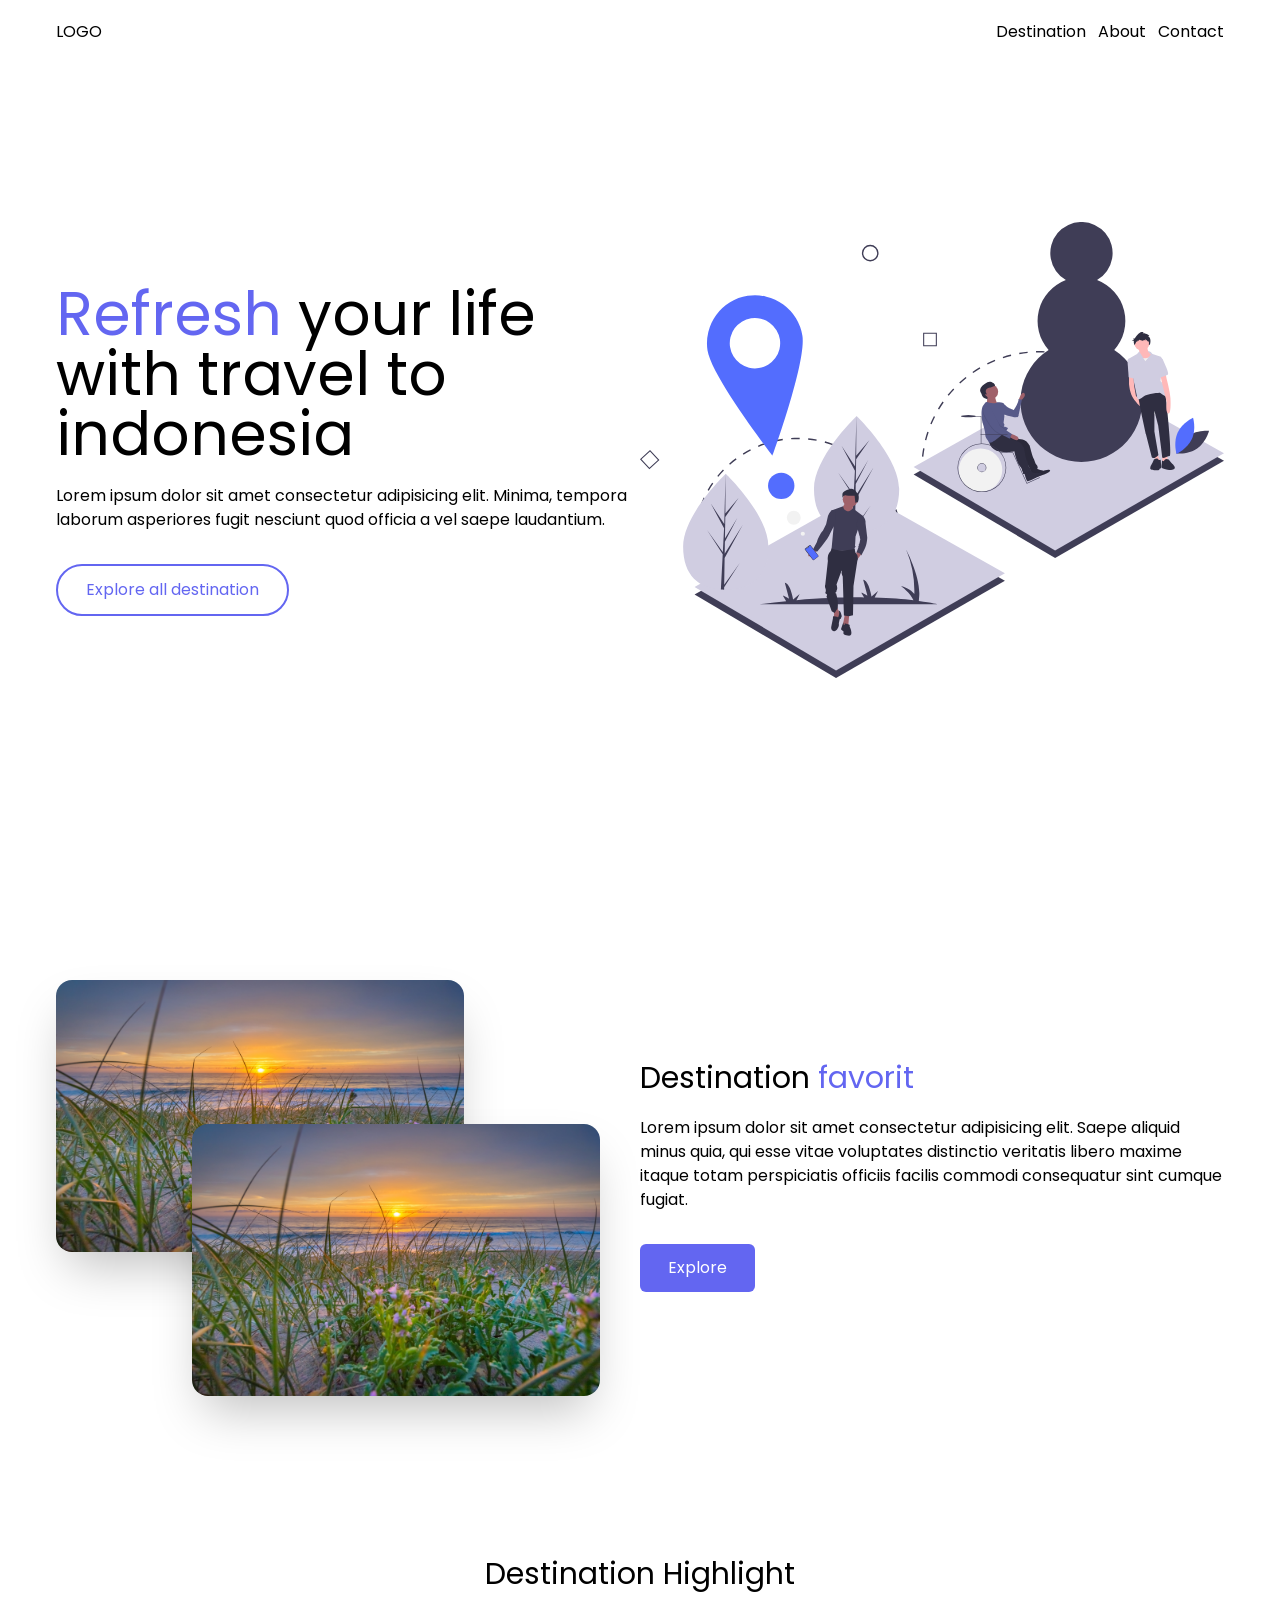
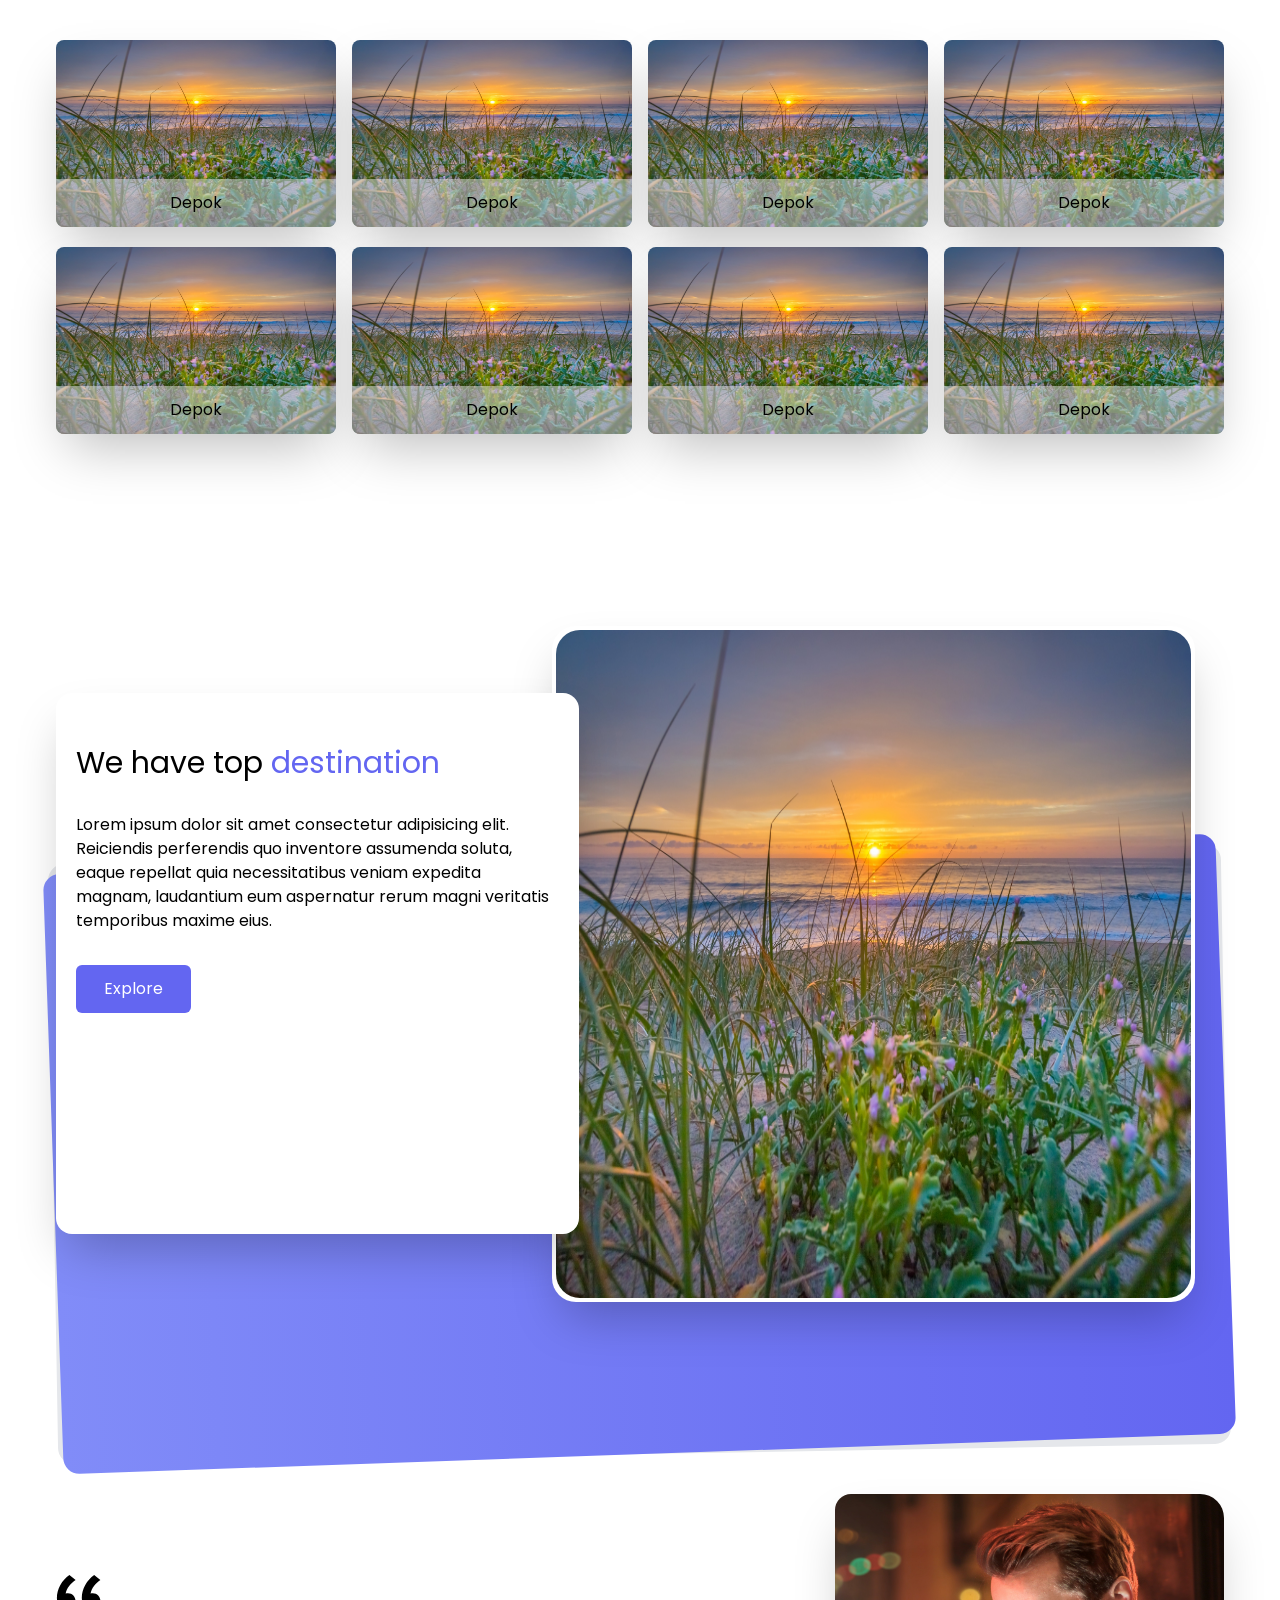
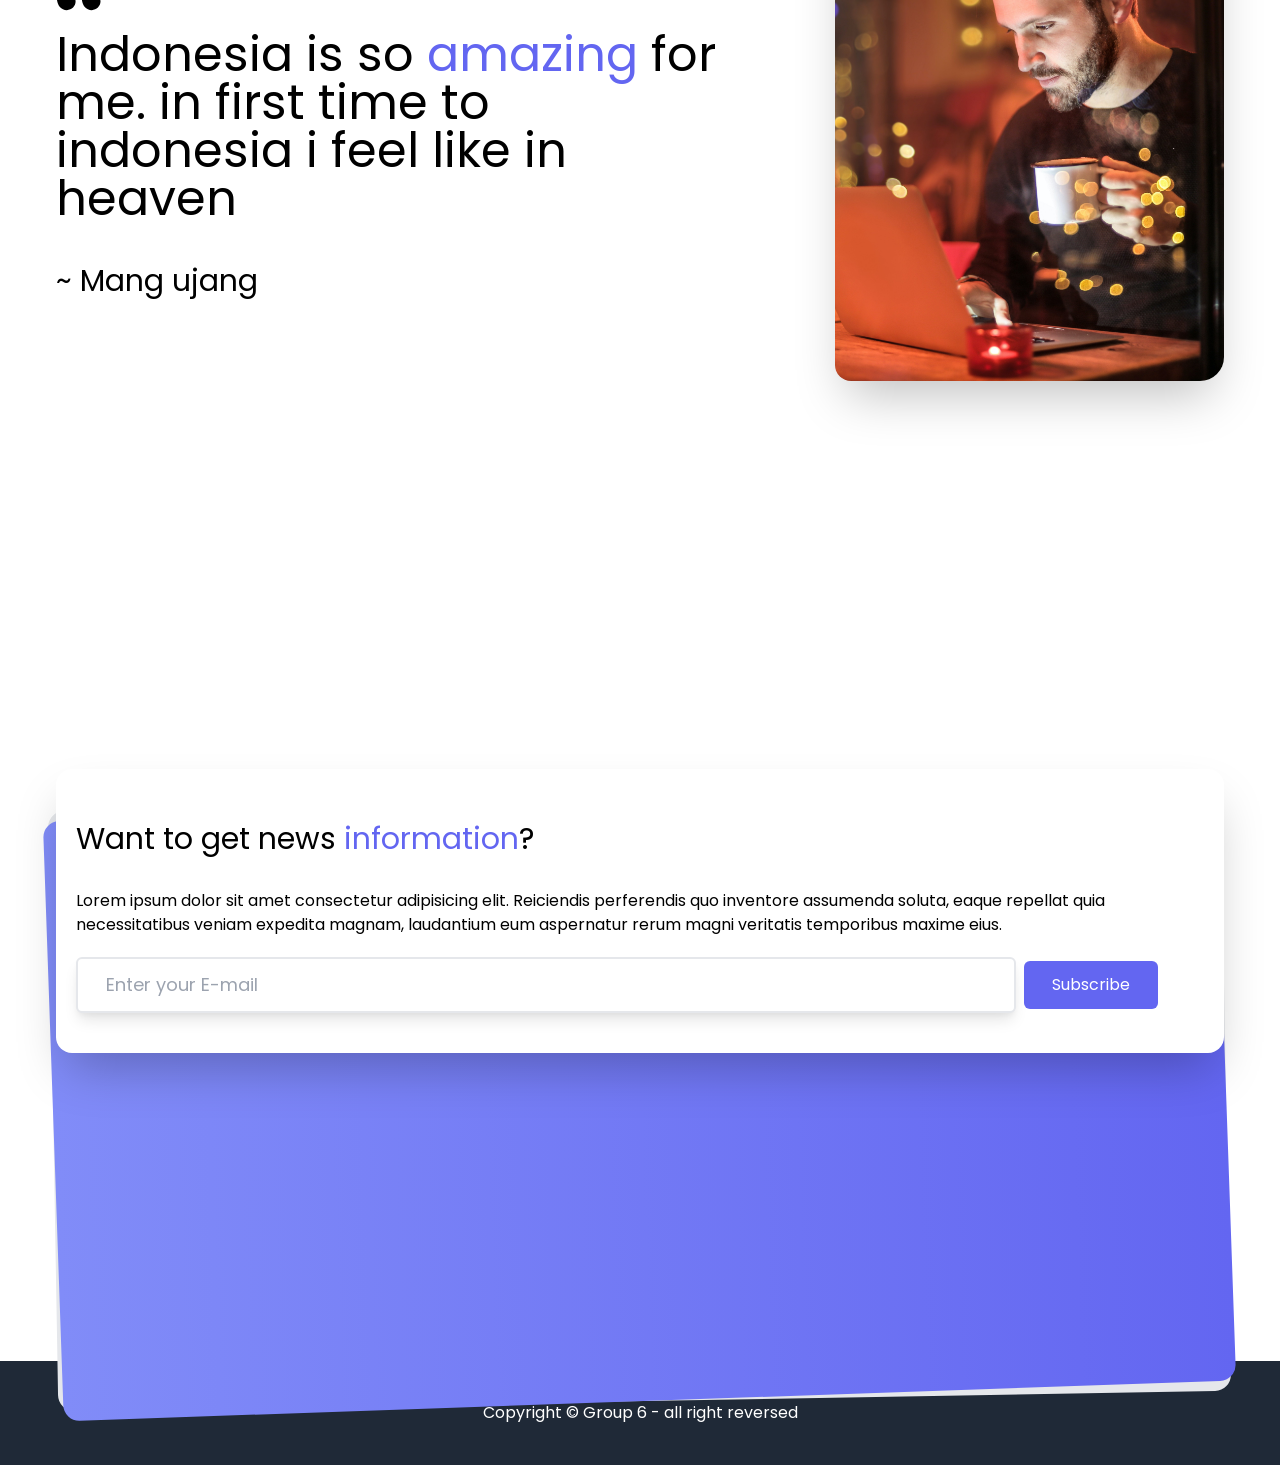
<file: index.html>
<!DOCTYPE html>
<html lang="en">
<head>
    <meta charset="UTF-8">
    <meta http-equiv="X-UA-Compatible" content="IE=edge">
    <meta name="viewport" content="width=device-width, initial-scale=1.0">
    <meta name="description" content="Enjoy when travel to indonesia">
    <meta name="keywords" content="explore, enjoy, travel, indonesia">

    <title>Enjoy travel | refresh your life with travel to indonesia</title>

    <link rel="preconnect" href="https://fonts.gstatic.com">
    <link href="https://fonts.googleapis.com/css2?family=Poppins:ital,wght@0,300;0,400;0,500;0,700;1,400&display=swap" rel="stylesheet">
    <link href="https://fonts.googleapis.com/icon?family=Material+Icons" rel="stylesheet">
    <link href="tailwind.min.css" rel="stylesheet">
    <link rel="stylesheet" href="style.css">
</head>
<body>
    <div id="app" class="hidden">
        <nav class="main_nav fixed w-full bg-transparent py-5 z-50">
            <div class="container mx-auto px-8 sm:px-14">
                <div class="flex justify-between">
                    <div class="flex content-center">
                        <a href="#" class="link_nav">LOGO</a>
                    </div>
                    <div class="flex content-center">
                        <a href="destination/index.html" class="link_nav">Destination</a>
                        <a href="about.html" class="link_nav px-3">About</a>
                        <a href="contact.html" class="link_nav">Contact</a>
                    </div>
                </div>
            </div>
        </nav>

        <div class="flex h-screen w-full">
            <div class="flex content-center container mx-auto px-8 sm:px-14">
                <div class="w-1/2 flex self-center">
                    <div>
                        <h1 class="text-6xl mb-5"><span class="text-indigo-500">Refresh</span> your life with travel to indonesia</h1>
                        <h1>Lorem ipsum dolor sit amet consectetur adipisicing elit. Minima, tempora laborum asperiores fugit nesciunt quod officia a vel saepe laudantium.</h1>
                        <div class="flex">
                            <a href="destination/index.html" class="py-3 px-7 outline-none rounded-full mt-8 bg-transparent border-2 border-indigo-500 text-indigo-500 focus:outline-none focus:bg-indigo-500 focus:text-white focus:ring ring-indigo-400">Explore all destination</a>
                        </div>
                    </div>
                </div>
                <div class="w-1/2 hidden sm:flex self-center">
                    <img src="images/undraw_at_the_park_2e47.svg" class="w-screen">
                </div>
            </div>
        </div>

        <div class="container px-8 sm:px-14 mb-20 mx-auto w-full h-full flex flex-col sm:flex-row py-20">
            <div class="w-full sm:w-1/2 flex flex-col pr-10">
                <img src="images/photo-1532299118013-f1582eaf8500.jpeg" class="w-9/12 rounded-2xl flex self-start shadow-2xl">
                <img src="images/photo-1532299118013-f1582eaf8500.jpeg" class="w-9/12 rounded-2xl flex self-end shadow-2xl -mt-32">
            </div>
            <div class="w-full sm:w-1/2 pt-20">
                <h1 class="text-3xl mb-5">Destination <span class="text-indigo-500">favorit</span></h1>
                <p>Lorem ipsum dolor sit amet consectetur adipisicing elit. Saepe aliquid minus quia, qui esse vitae voluptates distinctio veritatis libero maxime itaque totam perspiciatis officiis facilis commodi consequatur sint cumque fugiat.</p>
                <button class="bg-indigo-500 py-3 px-7 focus:outline-none rounded-md mt-8 text-white focus:ring ring-indigo-400">Explore</button>
            </div>
        </div>


        <div class="container px-8 sm:px-14 mb-20 mx-auto w-full h-full">
            <div class="flex justify-center my-12">
                <h1 class="text-3xl">Destination Highlight</h1>
            </div>
            <div class="flex flex-col content-between">
                <div class="w-auto h-full flex justify-between flex-col sm:flex-row mb-5">
                    <div class="percent_24 h-2/5 shadow-2xl rounded-lg overflow-hidden">
                        <a href="destination/destination_1.html">
                            <img src="images/photo-1532299118013-f1582eaf8500.jpeg" class="w-full h-full z-10">
                            <div class="-mt-12 h-12 w-full flex content-center justify-center z-20">
                                <div class="flex flex-col self-center bg-gray-200 bg-opacity-50 w-full h-full">
                                    <h1 class="text-center my-3">Depok</h1>
                                </div>
                            </div>
                        </a>
                    </div>
                    <div class="percent_24 h-2/5 shadow-2xl rounded-lg overflow-hidden">
                        <a href="destination/destination_2.html">
                            <img src="images/photo-1532299118013-f1582eaf8500.jpeg" class="w-full h-full z-10">
                            <div class="-mt-12 h-12 w-full flex content-center justify-center z-20">
                                <div class="flex flex-col self-center bg-gray-200 bg-opacity-50 w-full h-full">
                                    <h1 class="text-center my-3">Depok</h1>
                                </div>
                            </div>
                        </a>
                    </div>
                    <div class="percent_24 h-2/5 shadow-2xl rounded-lg overflow-hidden">
                        <a href="destination/destination_3.html">
                            <img src="images/photo-1532299118013-f1582eaf8500.jpeg" class="w-full h-full z-10">
                            <div class="-mt-12 h-12 w-full flex content-center justify-center z-20">
                                <div class="flex flex-col self-center bg-gray-200 bg-opacity-50 w-full h-full">
                                    <h1 class="text-center my-3">Depok</h1>
                                </div>
                            </div>
                        </a>
                    </div>
                    <div class="percent_24 h-2/5 shadow-2xl rounded-lg overflow-hidden">
                        <a href="destination/destination_4.html">
                            <img src="images/photo-1532299118013-f1582eaf8500.jpeg" class="w-full h-full z-10">
                            <div class="-mt-12 h-12 w-full flex content-center justify-center z-20">
                                <div class="flex flex-col self-center bg-gray-200 bg-opacity-50 w-full h-full">
                                    <h1 class="text-center my-3">Depok</h1>
                                </div>
                            </div>
                        </a>
                    </div>
                </div>

                <div class="w-auto h-full flex justify-between flex-col sm:flex-row">
                    <div class="percent_24 h-2/5 shadow-2xl rounded-lg overflow-hidden">
                        <a href="destination/destination_5.html">
                            <img src="images/photo-1532299118013-f1582eaf8500.jpeg" class="w-full h-full z-10">
                            <div class="-mt-12 h-12 w-full flex content-center justify-center z-20">
                                <div class="flex flex-col self-center bg-gray-200 bg-opacity-50 w-full h-full">
                                    <h1 class="text-center my-3">Depok</h1>
                                </div>
                            </div>
                        </a>
                    </div>
                    <div class="percent_24 h-2/5 shadow-2xl rounded-lg overflow-hidden">
                        <a href="destination/destination_6.html">
                            <img src="images/photo-1532299118013-f1582eaf8500.jpeg" class="w-full h-full z-10">
                            <div class="-mt-12 h-12 w-full flex content-center justify-center z-20">
                                <div class="flex flex-col self-center bg-gray-200 bg-opacity-50 w-full h-full">
                                    <h1 class="text-center my-3">Depok</h1>
                                </div>
                            </div>
                        </a>
                    </div>
                    <div class="percent_24 h-2/5 shadow-2xl rounded-lg overflow-hidden">
                        <a href="destination/destination_7.html">
                            <img src="images/photo-1532299118013-f1582eaf8500.jpeg" class="w-full h-full z-10">
                            <div class="-mt-12 h-12 w-full flex content-center justify-center z-20">
                                <div class="flex flex-col self-center bg-gray-200 bg-opacity-50 w-full h-full">
                                    <h1 class="text-center my-3">Depok</h1>
                                </div>
                            </div>
                        </a>
                    </div>
                    <div class="percent_24 h-2/5 shadow-2xl rounded-lg overflow-hidden">
                        <a href="destination/destination_8.html">
                            <img src="images/photo-1532299118013-f1582eaf8500.jpeg" class="w-full h-full z-10">
                            <div class="-mt-12 h-12 w-full flex content-center justify-center z-20">
                                <div class="flex flex-col self-center bg-gray-200 bg-opacity-50 w-full h-full">
                                    <h1 class="text-center my-3">Depok</h1>
                                </div>
                            </div>
                        </a>
                    </div>
                </div>
            </div>
        </div>


        <div class="container px-8 sm:px-14 mx-auto w-full h-screen hidden" id="search_result">
            <div class="flex justify-start my-12">
                <h1 class="text-3xl">Result</h1>
            </div>

        </div>

        <div class="h-screen">
            <div class="flex flex-col-reverse sm:flex-row justify-between h-full container mx-auto py-28 px-8 sm:px-14 -mb-20 sm:-mb-0">
                <div class="z-30 w-full sm:w-2/5 h-4/5 flex self-center justify-center">
                    <div class="rounded-2xl bg-white shadow-2xl p-5 sm:-mr-14">
                        <h1 class="text-3xl py-8">We have top <span class="text-indigo-500">destination</span></h1>
                        <p>Lorem ipsum dolor sit amet consectetur adipisicing elit. Reiciendis perferendis quo inventore assumenda soluta, eaque repellat quia necessitatibus veniam expedita magnam, laudantium eum aspernatur rerum magni veritatis temporibus maxime eius.</p>
                        
                        <button class="bg-indigo-500 py-3 px-7 focus:outline-none rounded-md mt-8 text-white focus:ring ring-indigo-400">Explore</button>
                    </div>
                </div>
                <div class="z-20 w-full sm:w-3/5 flex justify-center mb-1 sm:mb-0">
                    <div class="bg-white p-1 w-11/12 shadow-2xl overflow-hidden flex flex-wrap rounded-3xl -left-16">
                        <img src="images/photo-1532299118013-f1582eaf8500.jpeg" class="w-full rounded-3xl">
                    </div>
                </div>
            </div>
            <div class="flex relative h-screen w-full -top-96 justify-center">
                <div class="w-11/12 -top-44 h-2/3 absolute bg-gray-200 rounded-2xl z-0 transform -rotate-1">
                    <div class="my-72"></div>
                </div>
                <div class="w-11/12 -top-44 h-2/3 absolute bg-gradient-to-r from-indigo-400 to-indigo-500 rounded-2xl z-10 transform -rotate-2">
                    <div class="my-72"></div>
                </div>
            </div>
        </div>

        <div class="container px-8 sm:px-14 py-20 flex flex-col-reverse sm:flex-row justify-between mx-auto">
            <div class="w-full sm:w-7/12 flex flex-col self-center pt-5 sm:pt-0">
                <svg width="45" height="36" class="mb-5 fill-current text-orange-100"><path d="M13.415.001C6.07 5.185.887 13.681.887 23.041c0 7.632 4.608 12.096 9.936 12.096 5.04 0 8.784-4.032 8.784-8.784 0-4.752-3.312-8.208-7.632-8.208-.864 0-2.016.144-2.304.288.72-4.896 5.328-10.656 9.936-13.536L13.415.001zm24.768 0c-7.2 5.184-12.384 13.68-12.384 23.04 0 7.632 4.608 12.096 9.936 12.096 4.896 0 8.784-4.032 8.784-8.784 0-4.752-3.456-8.208-7.776-8.208-.864 0-1.872.144-2.16.288.72-4.896 5.184-10.656 9.792-13.536L38.183.001z"></path></svg>
                <h1 class="text-3xl sm:text-5xl">Indonesia is so <span class="text-indigo-500">amazing</span> for me. in first time to indonesia i feel like in heaven</h1>
                <h1 class="text-xl sm:text-3xl pt-10">~ Mang ujang</h1>
            </div>
            <div class="w-full sm:w-4/12 flex justify-center self-center">
                <img src="images/pexels-andrea-piacquadio-842548.jpg" class="h-4/5 object-cover w-full rounded-2xl mb-1 sm:mb-0 sm:rounded-br-3xl sm:rounded-tr-3xl shadow-2xl">
            </div>
        </div>

        <div class="h-screen">
            <div class="flex justify-center h-full container mx-auto py-28 px-8 sm:px-14 -mb-20 sm:-mb-0">
                <div class="z-30 w-full h-4/5 flex self-center">
                    <div class="rounded-2xl bg-white shadow-2xl p-5 flex flex-col self-center">
                        <h1 class="text-3xl py-8">Want to get news <span class="text-indigo-500">information</span>?</h1>
                        <p>Lorem ipsum dolor sit amet consectetur adipisicing elit. Reiciendis perferendis quo inventore assumenda soluta, eaque repellat quia necessitatibus veniam expedita magnam, laudantium eum aspernatur rerum magni veritatis temporibus maxime eius.</p>
                        <div class="w-full bg-green-300 px-5 py-3 text-white rounded-md mt-5 hidden" id="alert">
                            <div class="flex justify-between">
                                <h1>E-mail subscribe success! we will send the news every week to your mail!</h1>
                                <button class="bg-transparent text-white text-lg" id="close_alert">x</button>
                            </div>
                        </div>
                        <div class="flex w-full flex-col sm:flex-row justify-center my-5">
                            <div class="w-10/12 flex flex-col">
                                <input type="email" class="px-7 py-3 rounded-md text-lg shadow-lg  focus:outline-none z-50 border-2 border-gray-200 w-full focus:ring ring-indigo-400" placeholder="Enter your E-mail" id="subscribe_mail" required>
                                <small class="pl-7 text-red-500" id="error_mail_subs"></small>
                            </div>
                            <div class="w-2/12 flex self-start justify-start mt-3 sm:mt-0">
                                <button class="sm:ml-2 mt-1 bg-indigo-500 px-7 py-3 focus:outline-none rounded-md text-white focus:ring ring-indigo-400" id="subs_button" type="submit">Subscribe</button>
                            </div>
                        </div>
                    </div>
                </div>
            </div>
            <div class="flex relative h-screen w-full -top-96 justify-center">
                <div class="w-11/12 -top-44 h-2/3 absolute bg-gray-200 rounded-2xl z-0 transform -rotate-1">
                    <div class="my-72"></div>
                </div>
                <div class="w-11/12 -top-44 h-2/3 absolute bg-gradient-to-r from-indigo-400 to-indigo-500 rounded-2xl z-10 transform -rotate-2">
                    <div class="my-72"></div>
                </div>
            </div>
        </div>

        <footer class="w-full bg-gray-800">
            <!-- <div class="container mx-auto px-8 sm:px-14 flex justify-between py-10">
                <div class="w-1/2 flex flex-col">
                </div>
                <div class="w-1/2"></div>
            </div> -->
            <div class="flex content-center justify-center py-10">
                <h1 class="text-white">Copyright &copy; Group 6 - all right reversed </h1>
            </div>
        </footer>
    </div>

    <div id="loading" class="h-screen w-screen flex justify-center flex-col">
        <h1 class="text-7xl hidden sm:flex self-center"><span class="text-indigo-500">Wait</span>&nbsp;for several year..</h1>
        <div class="w-1/12 flex self-center">
            <img src="images/Pulse-1.8s-177px.gif">
        </div>
    </div>

    <script src="https://cdnjs.cloudflare.com/ajax/libs/jquery/3.6.0/jquery.min.js"></script>
    <script src="script.js"></script>
</body>
</html>
</file>
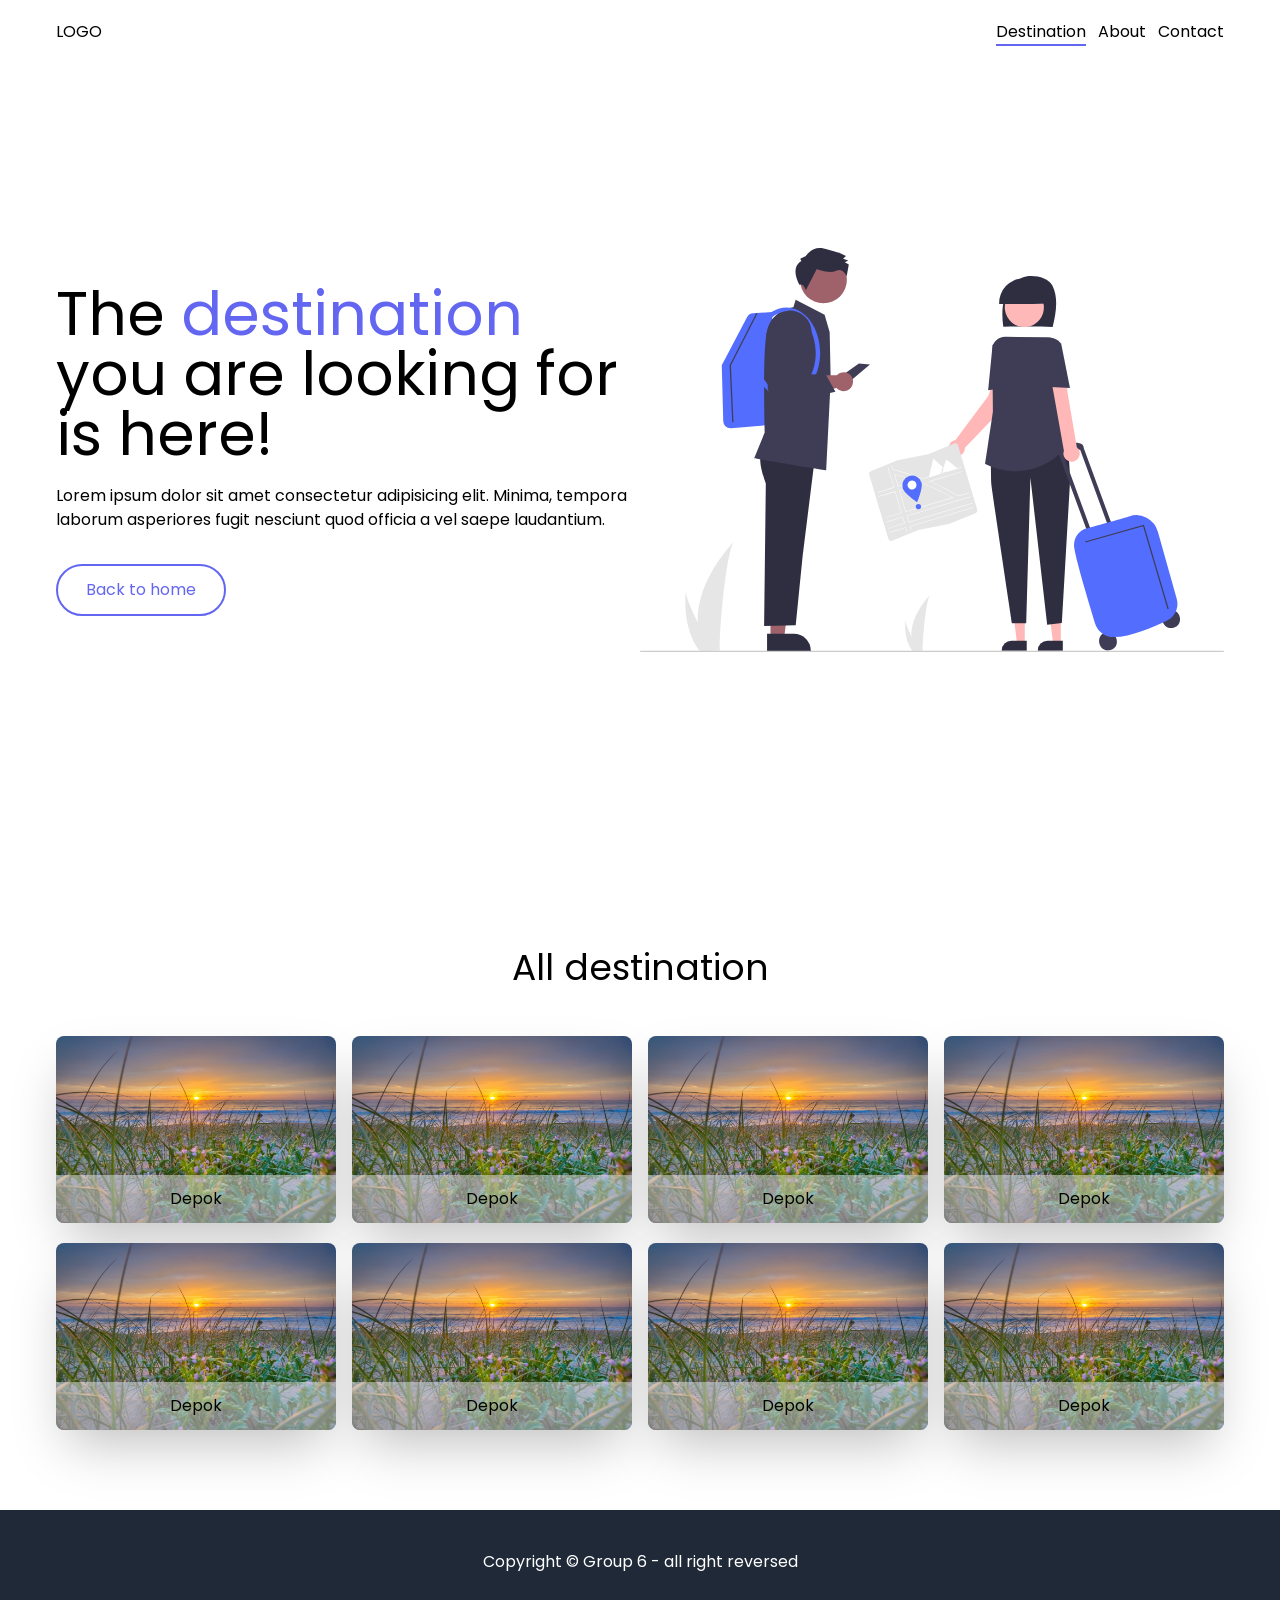
<file: destination/index.html>
<!DOCTYPE html>
<html lang="en">
<head>
    <meta charset="UTF-8">
    <meta http-equiv="X-UA-Compatible" content="IE=edge">
    <meta name="viewport" content="width=device-width, initial-scale=1.0">
    <meta name="description" content="Enjoy when travel to indonesia">
    <meta name="keywords" content="explore, enjoy, travel, indonesia">

    <title>Document</title>

    <link rel="preconnect" href="https://fonts.gstatic.com">
    <link href="https://fonts.googleapis.com/css2?family=Poppins:ital,wght@0,300;0,400;0,500;0,700;1,400&display=swap" rel="stylesheet">
    <link href="https://fonts.googleapis.com/icon?family=Material+Icons" rel="stylesheet">
    <link href="../tailwind.min.css" rel="stylesheet">
    <link rel="stylesheet" href="../style.css">
</head>
<body>
    <div id="app" class="hidden">
        <nav class="main_nav fixed w-full bg-transparent py-5 z-50">
            <div class="container mx-auto px-10 sm:px-14">
                <div class="flex justify-between">
                    <div class="flex content-center">
                        <a href="../index.html" class="link_nav">LOGO</a>
                    </div>
                    <div class="flex content-center">
                        <a href="#" class="link_nav border-b-2 border-indigo-500">Destination</a>
                        <a href="../about.html" class="link_nav px-3">About</a>
                        <a href="../contact.html" class="link_nav">Contact</a>
                    </div>
                </div>
            </div>
        </nav>

        <div class="flex h-screen w-full mt-5 sm:mt-0">
            <div class="flex content-center container mx-auto px-10 sm:px-14">
                <div class="w-full sm:w-1/2 flex self-center flex-col">
                    <h1 class="text-6xl mb-5">The <span class="text-indigo-500">destination</span> you are looking for is here!</h1>
                    <h1>Lorem ipsum dolor sit amet consectetur adipisicing elit. Minima, tempora laborum asperiores fugit nesciunt quod officia a vel saepe laudantium.</h1>
                    <div class="flex">
                        <a href="../index.html" class="py-3 px-7 outline-none rounded-full mt-8 bg-transparent border-2 border-indigo-500 text-indigo-500 focus:outline-none focus:bg-indigo-500 focus:text-white focus:ring ring-indigo-400 mt-8">Back to home</a>
                    </div>
                </div>
                <div class="w-1/2 hidden sm:flex self-center">
                    <img src="../images/undraw_Travelers_re_y25a.svg" class="w-screen">
                </div>
            </div>
        </div>

        <div class="container px-10 sm:px-14 mb-20 mx-auto w-full h-full">
            <div class="flex justify-center my-12">
                <h1 class="text-4xl">All destination</h1>
            </div>
            <div class="flex flex-col content-between">
                <div class="w-auto h-full flex justify-between flex-col sm:flex-row mb-5">
                    <div class="percent_24 h-2/5 shadow-2xl rounded-lg overflow-hidden">
                        <a href="destination_1.html">
                            <img src="../images/photo-1532299118013-f1582eaf8500.jpeg" class="w-full h-full z-10">
                            <div class="-mt-12 h-12 w-full flex content-center justify-center z-20">
                                <div class="flex flex-col self-center bg-gray-200 bg-opacity-50 w-full h-full">
                                    <h1 class="text-center my-3">Depok</h1>
                                </div>
                            </div>
                        </a>
                    </div>
                    <div class="percent_24 h-2/5 shadow-2xl rounded-lg overflow-hidden">
                        <a href="destination_2.html">
                            <img src="../images/photo-1532299118013-f1582eaf8500.jpeg" class="w-full h-full z-10">
                            <div class="-mt-12 h-12 w-full flex content-center justify-center z-20">
                                <div class="flex flex-col self-center bg-gray-200 bg-opacity-50 w-full h-full">
                                    <h1 class="text-center my-3">Depok</h1>
                                </div>
                            </div>
                        </a>
                    </div>
                    <div class="percent_24 h-2/5 shadow-2xl rounded-lg overflow-hidden">
                        <a href="destination_3.html">
                            <img src="../images/photo-1532299118013-f1582eaf8500.jpeg" class="w-full h-full z-10">
                            <div class="-mt-12 h-12 w-full flex content-center justify-center z-20">
                                <div class="flex flex-col self-center bg-gray-200 bg-opacity-50 w-full h-full">
                                    <h1 class="text-center my-3">Depok</h1>
                                </div>
                            </div>
                        </a>
                    </div>
                    <div class="percent_24 h-2/5 shadow-2xl rounded-lg overflow-hidden">
                        <a href="destination_4.html">
                            <img src="../images/photo-1532299118013-f1582eaf8500.jpeg" class="w-full h-full z-10">
                            <div class="-mt-12 h-12 w-full flex content-center justify-center z-20">
                                <div class="flex flex-col self-center bg-gray-200 bg-opacity-50 w-full h-full">
                                    <h1 class="text-center my-3">Depok</h1>
                                </div>
                            </div>
                        </a>
                    </div>
                </div>

                <div class="w-auto h-full flex justify-between flex-col sm:flex-row">
                    <div class="percent_24 h-2/5 shadow-2xl rounded-lg overflow-hidden">
                        <a href="destination_5.html">
                            <img src="../images/photo-1532299118013-f1582eaf8500.jpeg" class="w-full h-full z-10">
                            <div class="-mt-12 h-12 w-full flex content-center justify-center z-20">
                                <div class="flex flex-col self-center bg-gray-200 bg-opacity-50 w-full h-full">
                                    <h1 class="text-center my-3">Depok</h1>
                                </div>
                            </div>
                        </a>
                    </div>
                    <div class="percent_24 h-2/5 shadow-2xl rounded-lg overflow-hidden">
                        <a href="destination_6.html">
                            <img src="../images/photo-1532299118013-f1582eaf8500.jpeg" class="w-full h-full z-10">
                            <div class="-mt-12 h-12 w-full flex content-center justify-center z-20">
                                <div class="flex flex-col self-center bg-gray-200 bg-opacity-50 w-full h-full">
                                    <h1 class="text-center my-3">Depok</h1>
                                </div>
                            </div>
                        </a>
                    </div>
                    <div class="percent_24 h-2/5 shadow-2xl rounded-lg overflow-hidden">
                        <a href="destination_7.html">
                            <img src="../images/photo-1532299118013-f1582eaf8500.jpeg" class="w-full h-full z-10">
                            <div class="-mt-12 h-12 w-full flex content-center justify-center z-20">
                                <div class="flex flex-col self-center bg-gray-200 bg-opacity-50 w-full h-full">
                                    <h1 class="text-center my-3">Depok</h1>
                                </div>
                            </div>
                        </a>
                    </div>
                    <div class="percent_24 h-2/5 shadow-2xl rounded-lg overflow-hidden">
                        <a href="destination_8.html">
                            <img src="../images/photo-1532299118013-f1582eaf8500.jpeg" class="w-full h-full z-10">
                            <div class="-mt-12 h-12 w-full flex content-center justify-center z-20">
                                <div class="flex flex-col self-center bg-gray-200 bg-opacity-50 w-full h-full">
                                    <h1 class="text-center my-3">Depok</h1>
                                </div>
                            </div>
                        </a>
                    </div>
                </div>
            </div>
        </div>

        <footer class="w-full bg-gray-800">
            <div class="flex content-center justify-center py-10">
                <h1 class="text-white">Copyright &copy; Group 6 - all right reversed </h1>
            </div>
        </footer>
    </div>

    <div id="loading" class="h-screen w-screen flex justify-center flex-col">
        <h1 class="text-7xl hidden sm:flex self-center"><span class="text-indigo-500">Wait</span>&nbsp;for several year..</h1>
        <div class="w-1/12 flex self-center">
            <img src="../images/Pulse-1.8s-177px.gif">
        </div>
    </div>

    <script src="https://cdnjs.cloudflare.com/ajax/libs/jquery/3.6.0/jquery.min.js"></script>
    <script src="../script.js"></script>
</body>
</html>
</file>
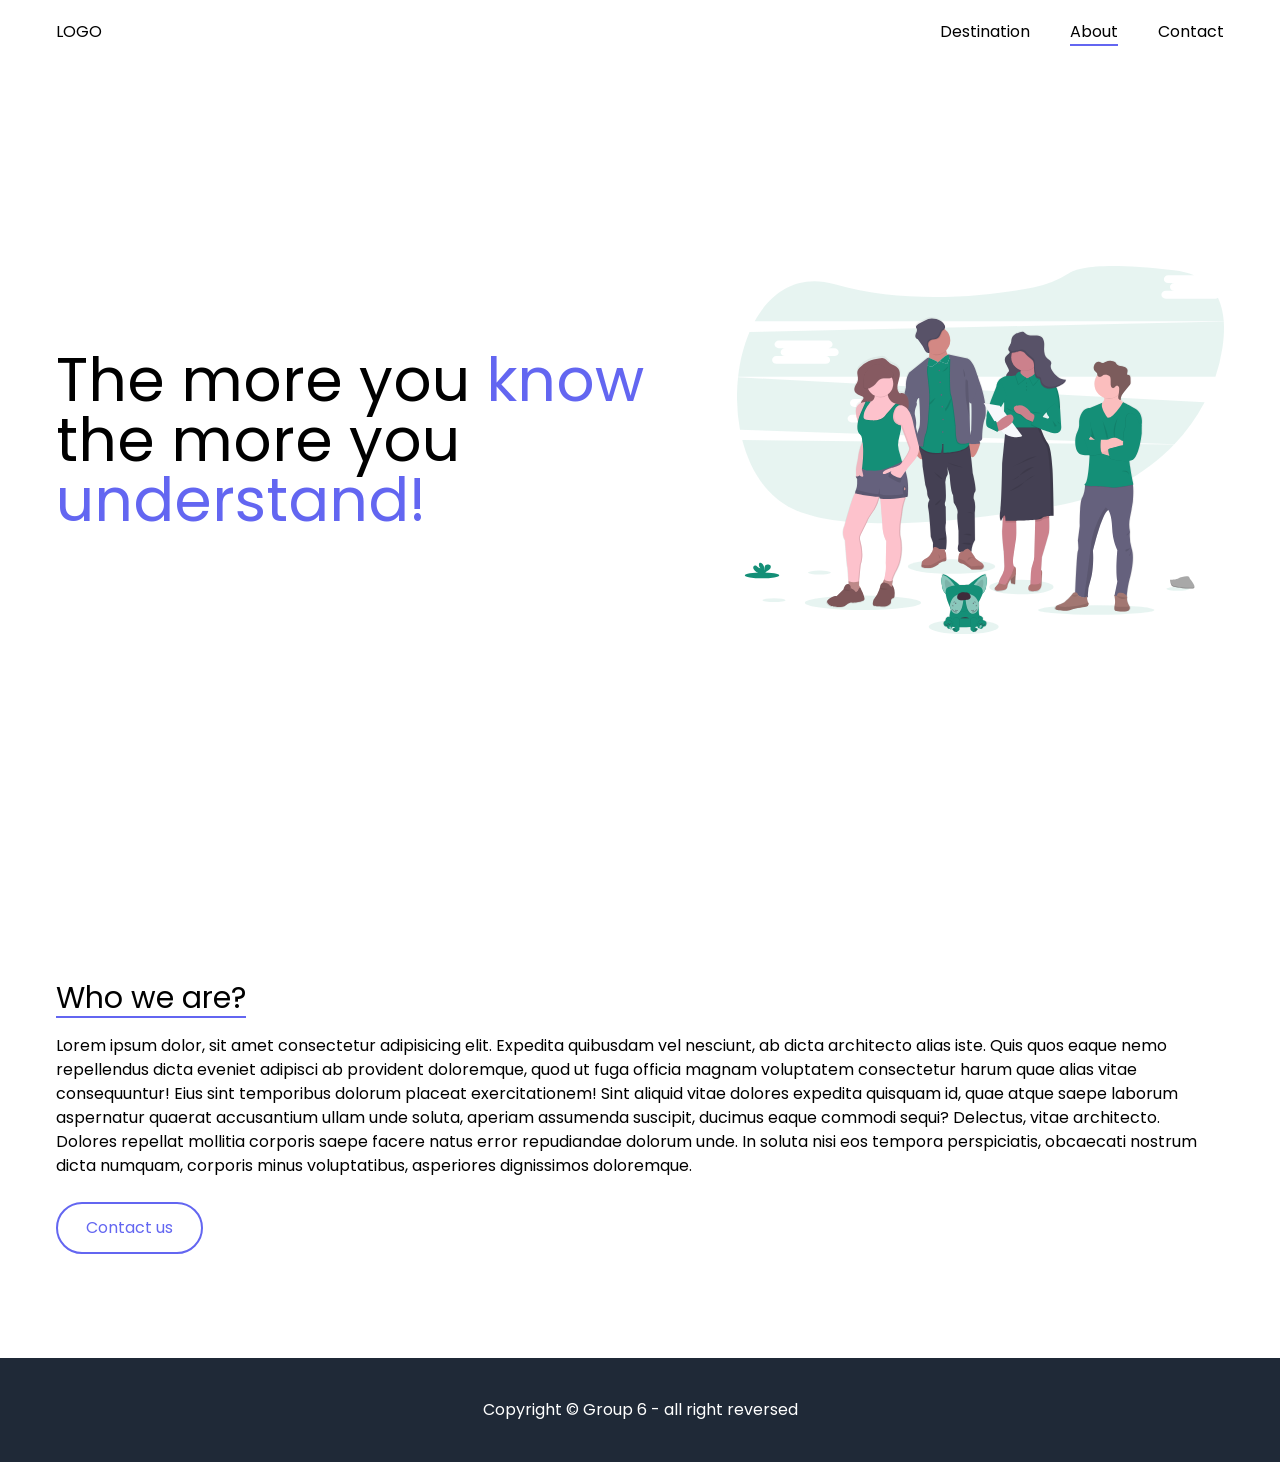
<file: about.html>
<!DOCTYPE html>
<html lang="en">
<head>
    <meta charset="UTF-8">
    <meta http-equiv="X-UA-Compatible" content="IE=edge">
    <meta name="viewport" content="width=device-width, initial-scale=1.0">
    <meta name="description" content="Enjoy when travel to indonesia">
    <meta name="keywords" content="explore, enjoy, travel, indonesia">

    <title>Document</title>

    <link rel="preconnect" href="https://fonts.gstatic.com">
    <link href="https://fonts.googleapis.com/css2?family=Poppins:ital,wght@0,300;0,400;0,500;0,700;1,400&display=swap" rel="stylesheet">
    <link href="https://fonts.googleapis.com/icon?family=Material+Icons" rel="stylesheet">
    <link href="tailwind.min.css" rel="stylesheet">
    <link rel="stylesheet" href="style.css">
</head>
<body>
    <div id="app" class="hidden">
        <nav class="main_nav fixed w-full bg-transparent py-5 z-50">
            <div class="container mx-auto px-8 sm:px-14">
                <div class="flex justify-between">
                    <div class="flex content-center">
                        <a href="index.html" class="link_nav">LOGO</a>
                    </div>
                    <div class="flex content-center space-x-10">
                        <a href="destination/index.html" class="link_nav">Destination</a>
                        <a href="#" class="link_nav border-b-2 border-indigo-500">About</a>
                        <a href="contact.html" class="link_nav">Contact</a>
                    </div>
                </div>
            </div>
        </nav>

        <div class="flex container px-8 sm:px-14 mx-auto h-screen w-screen">
            <div class="w-full sm:w-7/12 flex flex-col self-center">
                <h1 class="text-6xl mb-5">The more you <span class="text-indigo-500">know</span> the more you <span class="text-indigo-500">understand!</h1>
            </div>
            <div class="w-5/12 hidden sm:flex flex-col self-center">
                <img src="images/undraw_team_spirit_hrr4.svg" class="w-full">
            </div>
        </div>

        <div class="flex flex-col container px-8 sm:px-14 mx-auto justify-center py-20">
            <div class="flex">
                <h1 class="text-3xl mb-4 border-b-2 border-indigo-500">Who we are?</h1>
            </div>
            <h2>Lorem ipsum dolor, sit amet consectetur adipisicing elit. Expedita quibusdam vel nesciunt, ab dicta architecto alias iste. Quis quos eaque nemo repellendus dicta eveniet adipisci ab provident doloremque, quod ut fuga officia magnam voluptatem consectetur harum quae alias vitae consequuntur! Eius sint temporibus dolorum placeat exercitationem! Sint aliquid vitae dolores expedita quisquam id, quae atque saepe laborum aspernatur quaerat accusantium ullam unde soluta, aperiam assumenda suscipit, ducimus eaque commodi sequi? Delectus, vitae architecto. Dolores repellat mollitia corporis saepe facere natus error repudiandae dolorum unde. In soluta nisi eos tempora perspiciatis, obcaecati nostrum dicta numquam, corporis minus voluptatibus, asperiores dignissimos doloremque.</h2>
            <div class="flex">
                <a href="contact.html" class="py-3 px-7 outline-none rounded-full my-6 bg-transparent border-2 border-indigo-500 text-indigo-500 focus:outline-none focus:bg-indigo-500 focus:text-white focus:ring ring-indigo-400">Contact us</a>
            </div>
        </div>

        <footer class="w-full bg-gray-800">
            <div class="flex content-center justify-center py-10">
                <h1 class="text-white">Copyright &copy; Group 6 - all right reversed </h1>
            </div>
        </footer>
    </div>

    <div id="loading" class="h-screen w-screen flex justify-center flex-col">
        <h1 class="text-7xl hidden sm:flex self-center"><span class="text-indigo-500">Wait</span>&nbsp;for several year..</h1>
        <div class="w-1/12 flex self-center">
            <img src="images/Pulse-1.8s-177px.gif">
        </div>
    </div>

    <script src="https://cdnjs.cloudflare.com/ajax/libs/jquery/3.6.0/jquery.min.js"></script>
    <script src="script.js"></script>
</body>
</html>
</file>
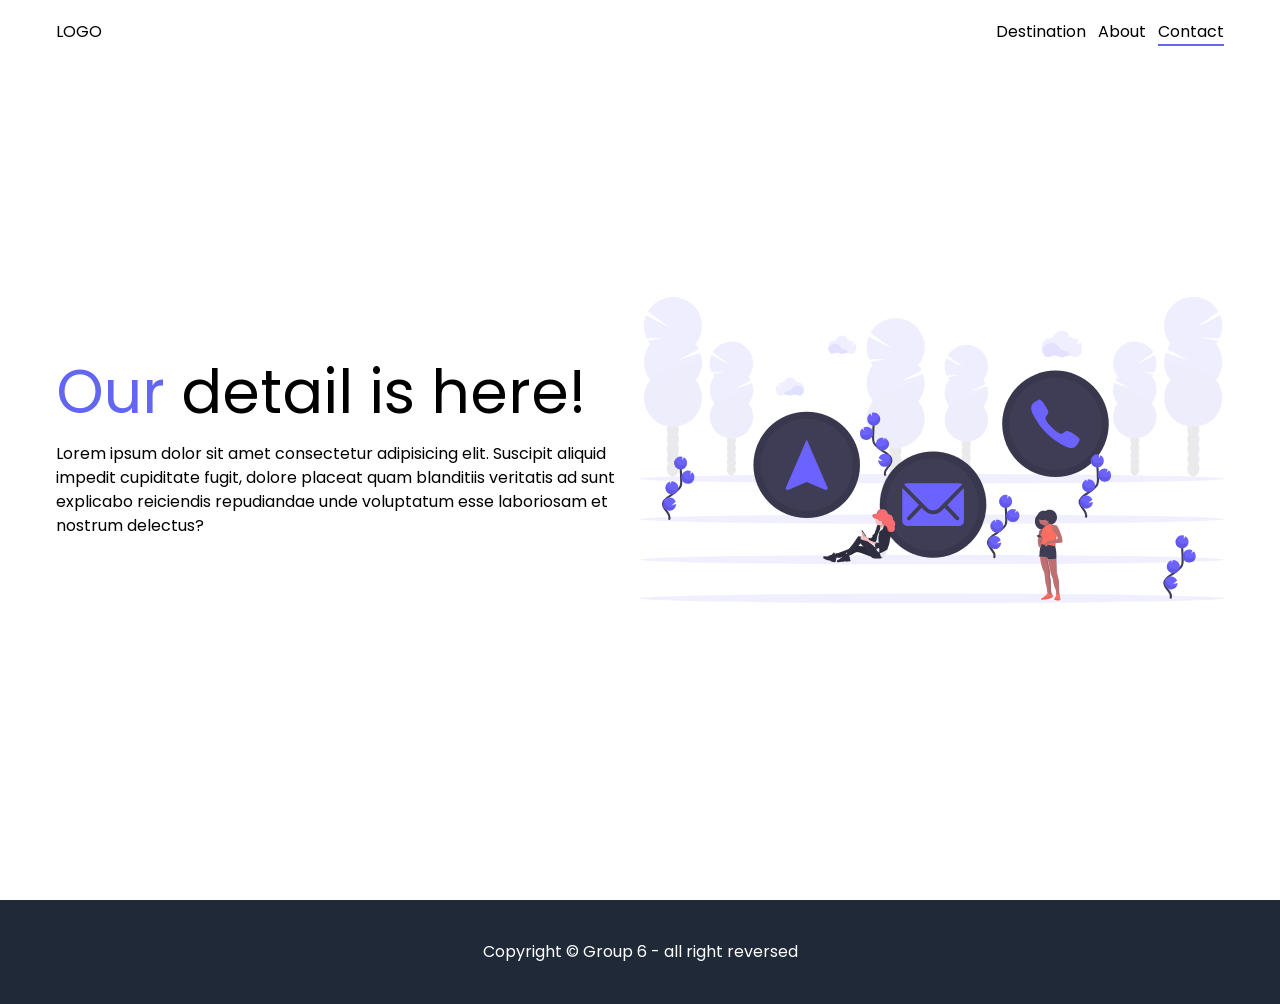
<file: contact.html>
<!DOCTYPE html>
<html lang="en">
<head>
    <meta charset="UTF-8">
    <meta http-equiv="X-UA-Compatible" content="IE=edge">
    <meta name="viewport" content="width=device-width, initial-scale=1.0">
    <meta name="description" content="Enjoy when travel to indonesia">
    <meta name="keywords" content="explore, enjoy, travel, indonesia">

    <title>Document</title>

    <link rel="preconnect" href="https://fonts.gstatic.com">
    <link href="https://fonts.googleapis.com/css2?family=Poppins:ital,wght@0,300;0,400;0,500;0,700;1,400&display=swap" rel="stylesheet">
    <link href="https://fonts.googleapis.com/icon?family=Material+Icons" rel="stylesheet">
    <link href="tailwind.min.css" rel="stylesheet">
    <link rel="stylesheet" href="style.css">
</head>
<body>
    <div id="app" class="hidden">
        <nav class="main_nav fixed w-full bg-transparent py-5 z-50">
            <div class="container mx-auto px-14">
                <div class="flex justify-between">
                    <div class="flex content-center">
                        <a href="index.html" class="link_nav">LOGO</a>
                    </div>
                    <div class="flex content-center">
                        <a href="destination/index.html" class="link_nav">Destination</a>
                        <a href="about.html" class="link_nav px-3">About</a>
                        <a href="#" class="link_nav border-b-2 border-indigo-500">Contact</a>
                    </div>
                </div>
            </div>
        </nav>

        <div class="flex container px-14 mx-auto h-screen w-screen">
            <div class="w-full sm:w-1/2 flex flex-col self-center pr-5">
                <h1 class="text-6xl mb-5"><span class="text-indigo-500">Our</span> detail is here!</h1>
                <p>Lorem ipsum dolor sit amet consectetur adipisicing elit. Suscipit aliquid impedit cupiditate fugit, dolore placeat quam blanditiis veritatis ad sunt explicabo reiciendis repudiandae unde voluptatum esse laboriosam et nostrum delectus?</p>
            </div>
            <div class="w-1/2 hidden sm:flex flex-col self-center">
                <img src="images/undraw_contact_us_15o2.svg" class="w-full">
            </div>
        </div>

        <footer class="w-full bg-gray-800">
            <div class="flex content-center justify-center py-10">
                <h1 class="text-white">Copyright &copy; Group 6 - all right reversed </h1>
            </div>
        </footer>
    </div>

    <div id="loading" class="h-screen w-screen flex justify-center flex-col">
        <h1 class="text-7xl hidden sm:flex self-center"><span class="text-indigo-500">Wait</span>&nbsp;for several year..</h1>
        <div class="w-1/12 flex self-center">
            <img src="images/Pulse-1.8s-177px.gif">
        </div>
    </div>

    <script src="https://cdnjs.cloudflare.com/ajax/libs/jquery/3.6.0/jquery.min.js"></script>
    <script src="script.js"></script>
</body>
</html>
</file>
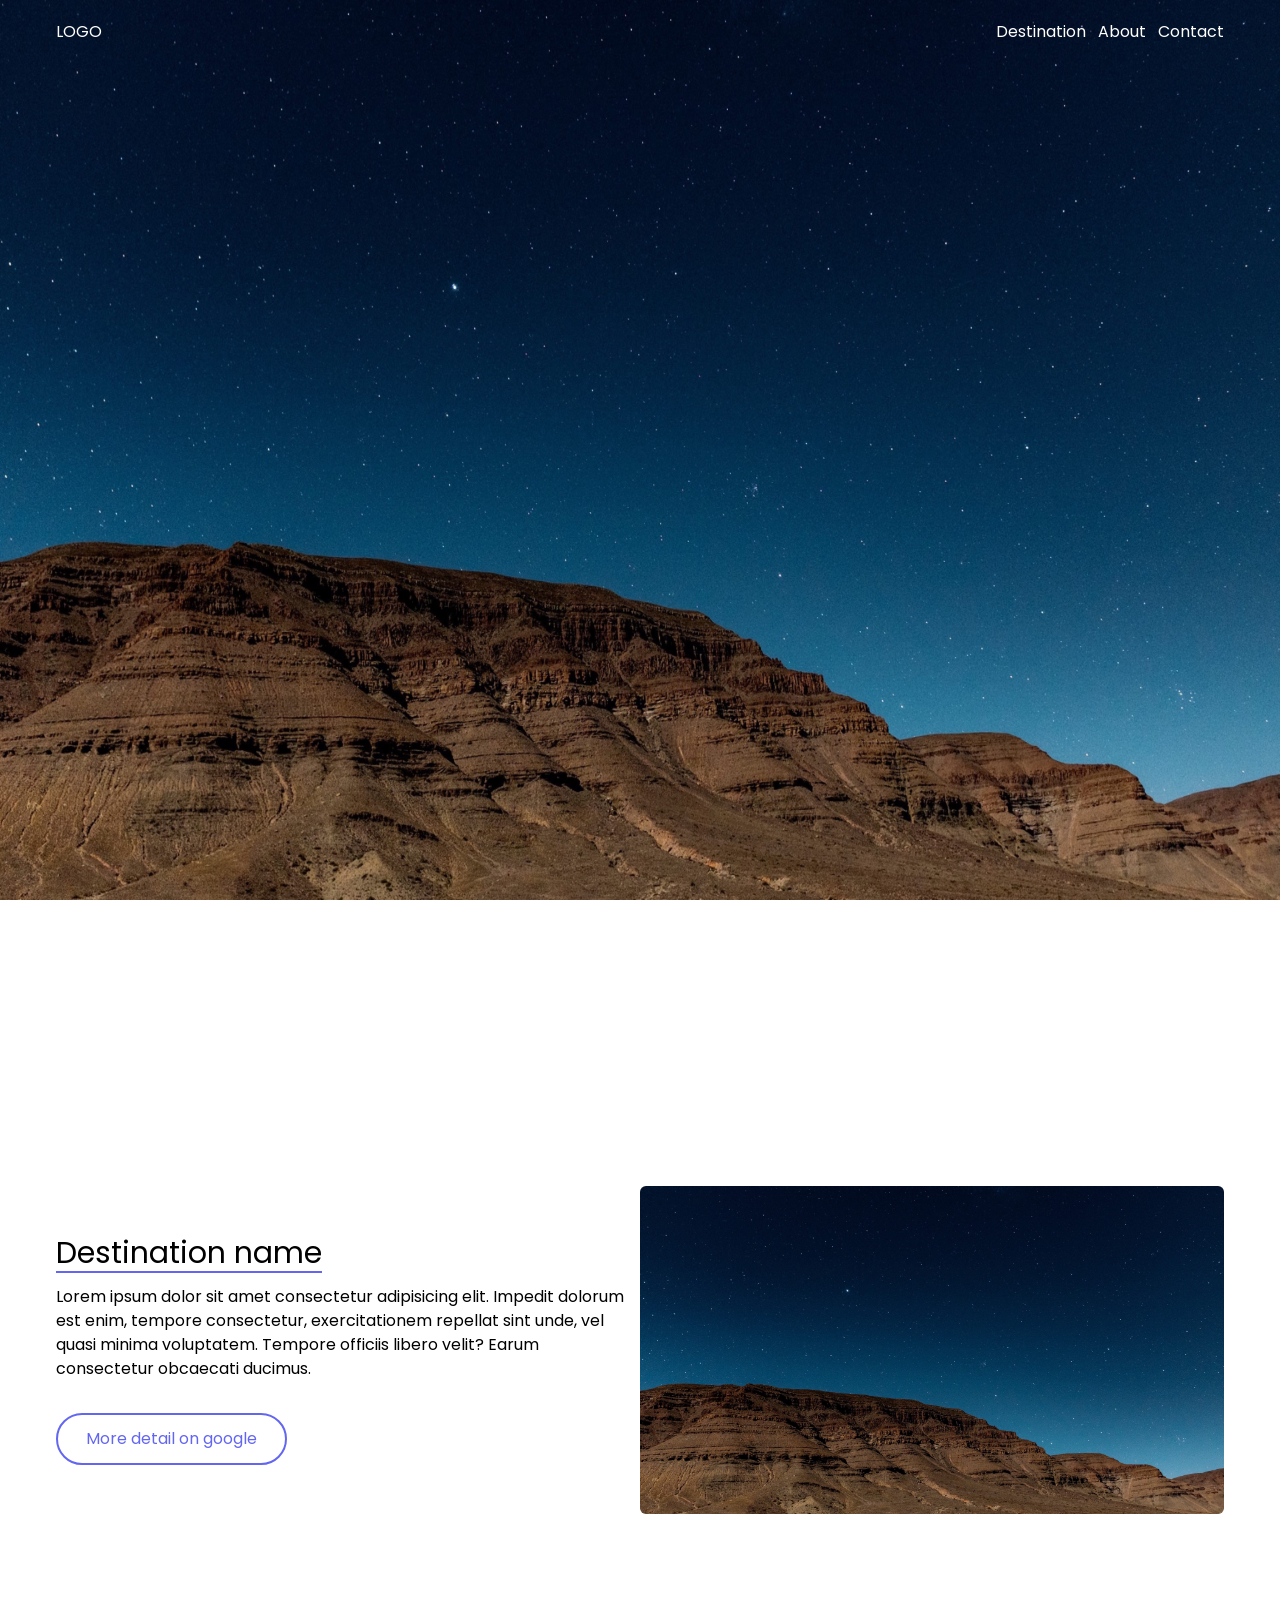
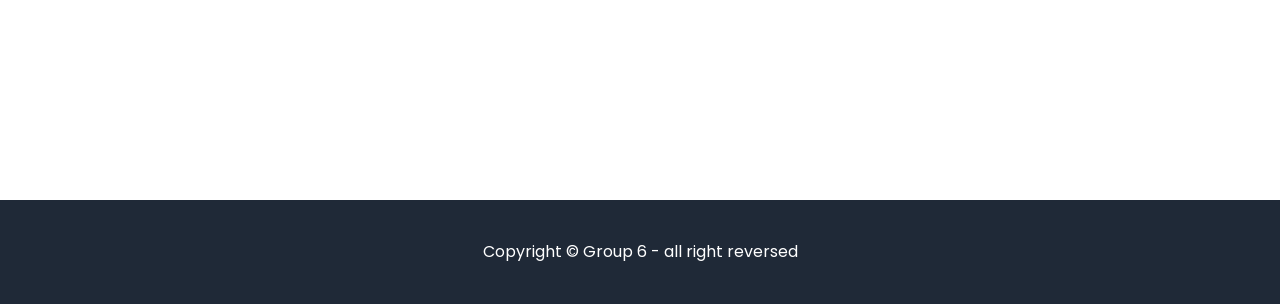
<file: destination/destination_1.html>
<!DOCTYPE html>
<html lang="en">
<head>
    <meta charset="UTF-8">
    <meta http-equiv="X-UA-Compatible" content="IE=edge">
    <meta name="viewport" content="width=device-width, initial-scale=1.0">
    <meta name="description" content="Enjoy when travel to indonesia">
    <meta name="keywords" content="explore, enjoy, travel, indonesia">

    <title>Document</title>

    <link rel="preconnect" href="https://fonts.gstatic.com">
    <link href="https://fonts.googleapis.com/css2?family=Poppins:ital,wght@0,300;0,400;0,500;0,700;1,400&display=swap" rel="stylesheet">
    <link href="https://fonts.googleapis.com/icon?family=Material+Icons" rel="stylesheet">
    <link href="../tailwind.min.css" rel="stylesheet">
    <link rel="stylesheet" href="../style.css">
</head>
<body>
    <div id="app" class="hidden">
        <nav class="main_nav fixed w-full bg-transparent py-5 z-50">
            <div class="container mx-auto px-14">
                <div class="flex justify-between">
                    <div class="flex content-center">
                        <a href="../index.html" class="link_nav_detail text-white">LOGO</a>
                    </div>
                    <div class="flex content-center">
                        <a href="index.html" class="link_nav_detail text-white">Destination</a>
                        <a href="../about.html" class="link_nav_detail text-white px-3">About</a>
                        <a href="../contact.html" class="link_nav_detail text-white">Contact</a>
                    </div>
                </div>
            </div>
        </nav>

        <div class="h-screen w-screen">
            <img src="../images/albert-cornelissen.jpg" class="w-full h-full">
        </div>

        <div class="container mx-auto px-14 h-screen py-20 flex">
            <div class="w-1/2 pr-4 flex flex-col self-center">
                <div class="flex">
                    <h1 class="text-3xl mb-3 border-b-2 border-indigo-500">Destination name</h1>
                </div>
                <p>Lorem ipsum dolor sit amet consectetur adipisicing elit. Impedit dolorum est enim, tempore consectetur, exercitationem repellat sint unde, vel quasi minima voluptatem. Tempore officiis libero velit? Earum consectetur obcaecati ducimus.</p>
                <div class="flex">
                    <a href="https://google.com/search?q=destination+name" class="py-3 px-7 outline-none rounded-full mt-8 bg-transparent border-2 border-indigo-500 text-indigo-500 focus:outline-none focus:bg-indigo-500 focus:text-white focus:ring ring-indigo-400" target="_blank">More detail on google</a>
                </div>
            </div>
            <div class="w-1/2 flex self-center">
                <img src="../images/albert-cornelissen.jpg" class="w-full rounded-md">
            </div>
        </div>
    </div>
    <div id="loading" class="h-screen w-screen flex justify-center flex-col">
        <h1 class="text-7xl flex self-center"><span class="text-indigo-500">Wait</span>&nbsp;for several year..</h1>
        <div class="w-1/12 flex self-center">
            <img src="../images/Pulse-1.8s-177px.gif">
        </div>
    </div>

    <footer class="w-full bg-gray-800">
        <div class="flex content-center justify-center py-10">
            <h1 class="text-white">Copyright &copy; Group 6 - all right reversed </h1>
        </div>
    </footer>

    <script src="https://cdnjs.cloudflare.com/ajax/libs/jquery/3.6.0/jquery.min.js"></script>
    <script src="../script.js"></script>
</body>
</html>
</file>
<file: style.css>
body {
    margin: 0px;
    height: 100%;
    width: 100%;

    font-family: 'Poppins', sans-serif !important;
}

#app {
    position: relative;
    overflow: hidden;
}

.main_section {
    background-repeat: no-repeat;
    width: 100%;
    height: 100%;
    background-image: url(images/albert-cornelissen.jpg), linear-gradient( rgba(0, 0, 0, 0.5), rgba(0, 0, 0, 0.5) );
    background-size: cover;
}

@media (max-width: 640px) { 
    .percent_24 {
        width: 100%;
        margin-bottom: 10px;
    }
}

@media (min-width: 640px) { 
    .percent_24 {
        width: 24%;
    }
}
</file>
